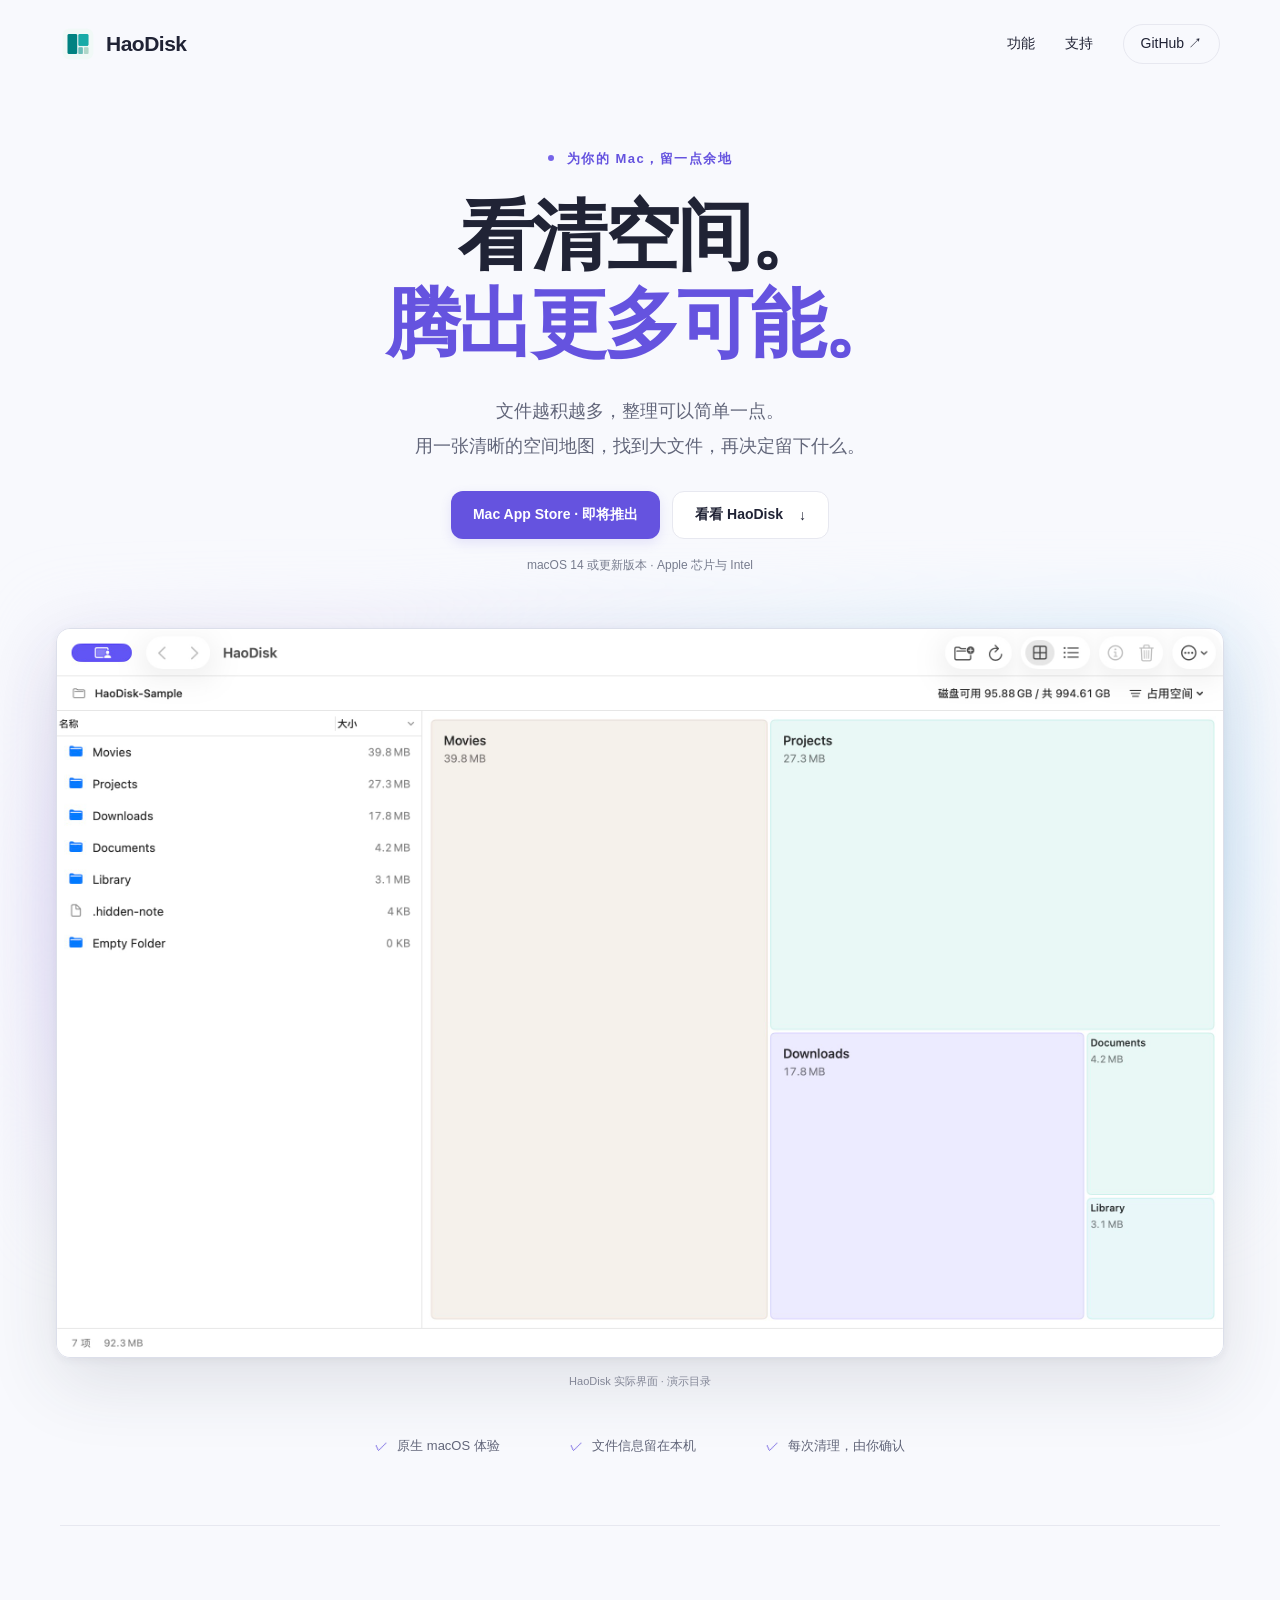
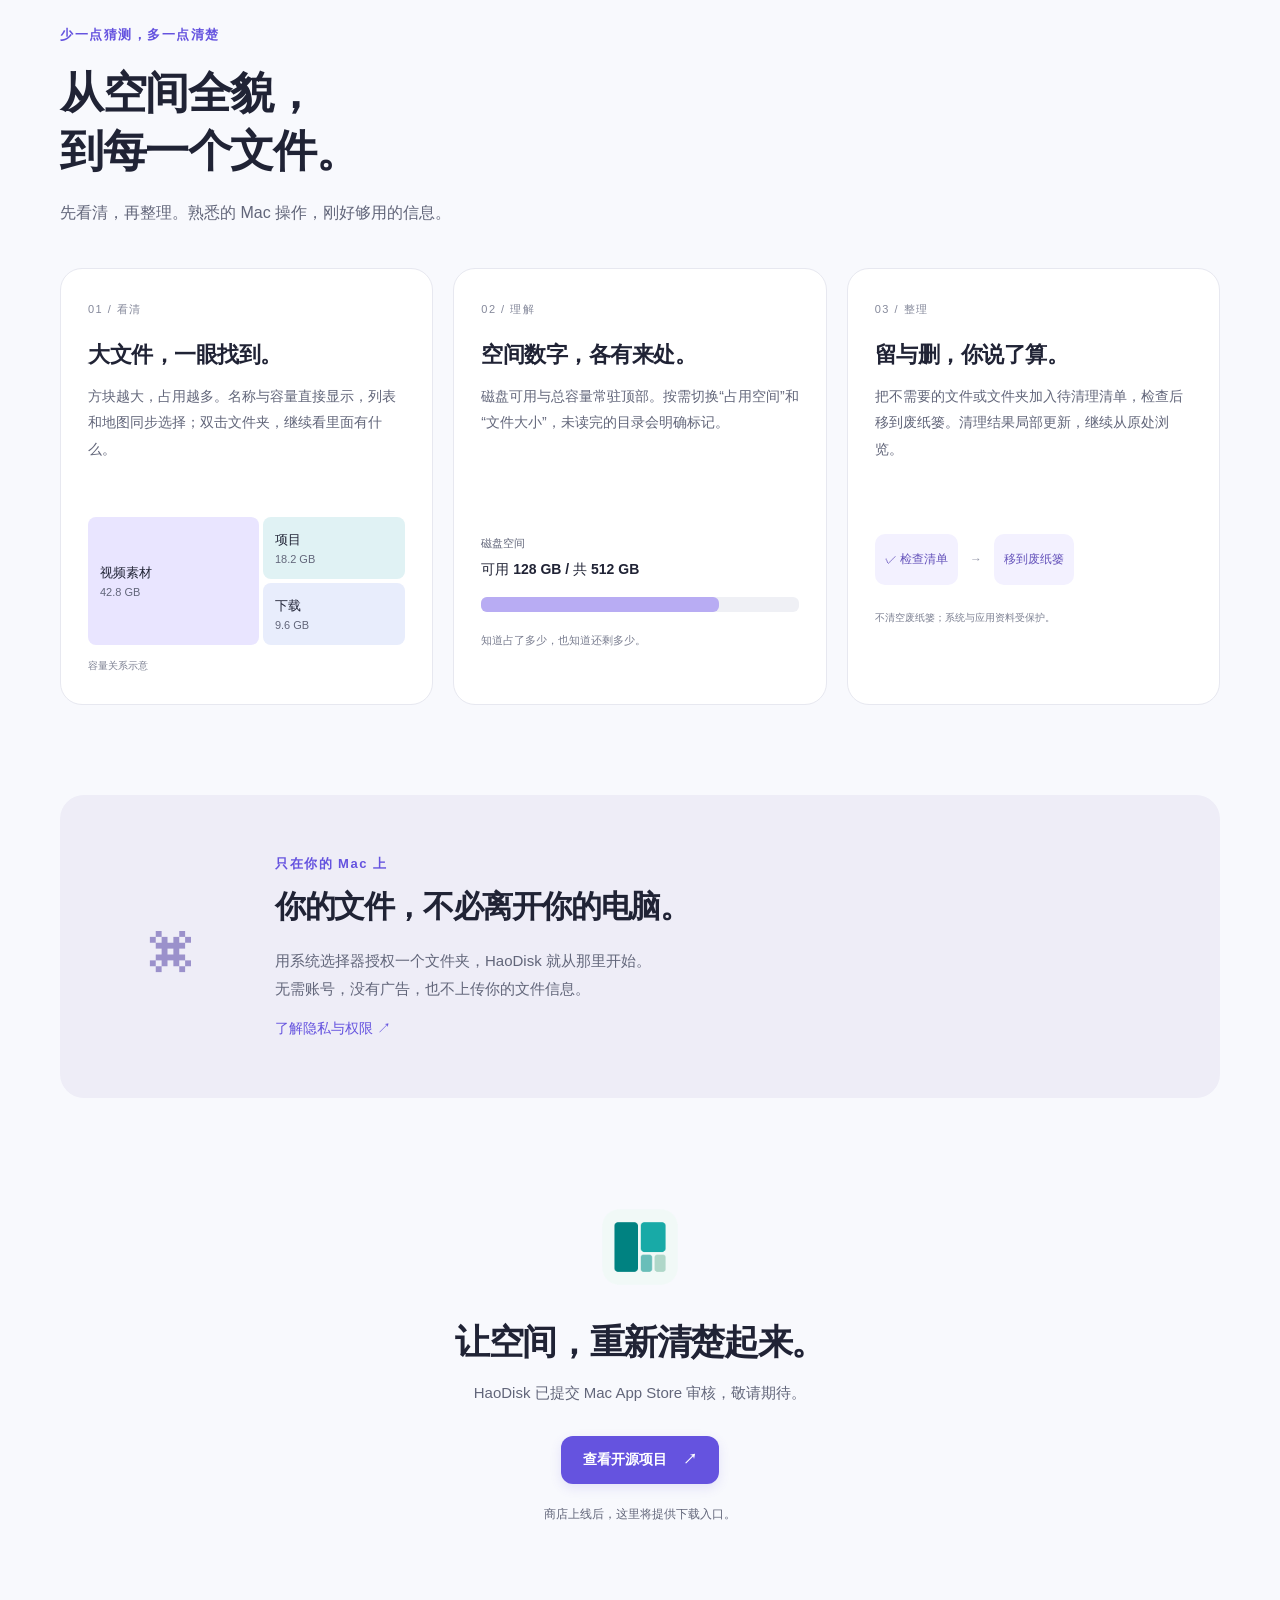
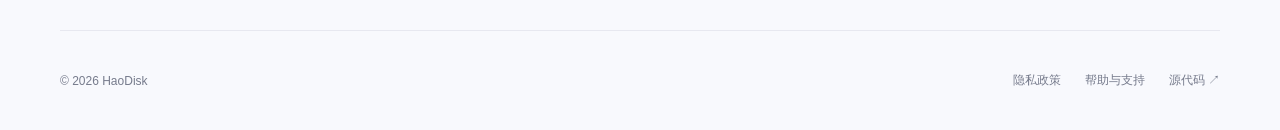
<file: index.html>
<!doctype html>
<html lang="zh-CN">
<head>
<meta charset="utf-8"><meta name="viewport" content="width=device-width,initial-scale=1">
<title>HaoDisk — 看清空间，轻松整理</title>
<meta name="description" content="专为 Mac 打造的磁盘空间分析工具。用清晰的方块图找到大文件，确认后移到废纸篓。所有分析都留在你的 Mac。">
<meta name="theme-color" content="#f8f9fd"><meta property="og:title" content="HaoDisk — 看清空间，轻松整理"><meta property="og:description" content="原生 Mac 磁盘分析与清理工具。让每一份空间都有迹可循。"><meta property="og:image" content="https://skvdhshuk-blip.github.io/HaoDisk/assets/icon.png">
<link rel="icon" href="assets/icon.png"><link rel="stylesheet" href="style.css">
</head>
<body>
<a class="skip" href="#main">跳到主要内容</a>
<header class="nav wrap"><a class="brand" href="./" aria-label="HaoDisk 首页"><img src="assets/icon.png" width="36" height="36" alt="">HaoDisk</a><nav aria-label="主导航"><a href="#features">功能</a><a href="support.html">支持</a><a href="https://github.com/skvdhshuk-blip/HaoDisk" class="nav-code">GitHub ↗</a></nav></header>
<main id="main">
<section class="hero wrap">
<p class="eyebrow"><span></span> 为你的 Mac，留一点余地</p>
<h1>看清空间。<br><span>腾出更多可能。</span></h1>
<p class="intro">文件越积越多，整理可以简单一点。<br>用一张清晰的空间地图，找到大文件，再决定留下什么。</p>
<div class="actions"><a class="button primary" href="#availability">Mac App Store · 即将推出</a><a class="button secondary" href="#preview">看看 HaoDisk <span aria-hidden="true">↓</span></a></div>
<p class="compatibility">macOS 14 或更新版本 · Apple 芯片与 Intel</p>
<figure class="product" id="preview"><img src="assets/app.jpg" width="1280" height="800" alt="HaoDisk 原生界面：左侧按大小排列文件夹，右侧方块图直接显示各文件夹容量，顶部显示磁盘可用空间与总容量" fetchpriority="high"><figcaption>HaoDisk 实际界面 · 演示目录</figcaption></figure>
</section>
<section class="principles wrap" aria-label="产品特点"><span>原生 macOS 体验</span><span>文件信息留在本机</span><span>每次清理，由你确认</span></section>
<section class="features wrap" id="features">
<div class="section-heading"><p class="eyebrow">少一点猜测，多一点清楚</p><h2>从空间全貌，<br>到每一个文件。</h2><p>先看清，再整理。熟悉的 Mac 操作，刚好够用的信息。</p></div>
<div class="feature-grid">
<article><span class="feature-number">01 / 看清</span><h3>大文件，一眼找到。</h3><p>方块越大，占用越多。名称与容量直接显示，列表和地图同步选择；双击文件夹，继续看里面有什么。</p><div class="mini-map" aria-hidden="true"><span>视频素材<small>42.8 GB</small></span><span>项目<small>18.2 GB</small></span><span>下载<small>9.6 GB</small></span></div><small class="illustration-label">容量关系示意</small></article>
<article><span class="feature-number">02 / 理解</span><h3>空间数字，各有来处。</h3><p>磁盘可用与总容量常驻顶部。按需切换“占用空间”和“文件大小”，未读完的目录会明确标记。</p><div class="capacity-demo" aria-hidden="true"><div><span>磁盘空间</span><strong>可用 128 GB / 共 512 GB</strong></div><div class="capacity-track"><span></span></div><small>知道占了多少，也知道还剩多少。</small></div></article>
<article><span class="feature-number">03 / 整理</span><h3>留与删，你说了算。</h3><p>把不需要的文件或文件夹加入待清理清单，检查后移到废纸篓。清理结果局部更新，继续从原处浏览。</p><div class="cleanup-demo" aria-hidden="true"><span>✓ 检查清单</span><i>→</i><span>移到废纸篓</span></div><small class="illustration-label">不清空废纸篓；系统与应用资料受保护。</small></article>
</div>
</section>
<section class="privacy-band wrap"><div class="privacy-symbol" aria-hidden="true">⌘</div><div><p class="eyebrow">只在你的 Mac 上</p><h2>你的文件，不必离开你的电脑。</h2><p>用系统选择器授权一个文件夹，HaoDisk 就从那里开始。<br>无需账号，没有广告，也不上传你的文件信息。</p><a class="text-link" href="privacy.html">了解隐私与权限 <span aria-hidden="true">↗</span></a></div></section>
<section class="download wrap" id="availability"><img src="assets/icon.png" width="88" height="88" alt="HaoDisk 图标" loading="lazy"><h2>让空间，重新清楚起来。</h2><p>HaoDisk 已提交 Mac App Store 审核，敬请期待。</p><a class="button primary" href="https://github.com/skvdhshuk-blip/HaoDisk">查看开源项目 <span aria-hidden="true">↗</span></a><p class="compatibility">商店上线后，这里将提供下载入口。</p></section>
</main>
<footer class="wrap"><span>© 2026 HaoDisk</span><nav aria-label="页脚导航"><a href="privacy.html">隐私政策</a><a href="support.html">帮助与支持</a><a href="https://github.com/skvdhshuk-blip/HaoDisk">源代码 ↗</a></nav></footer>
</body></html>
</file>
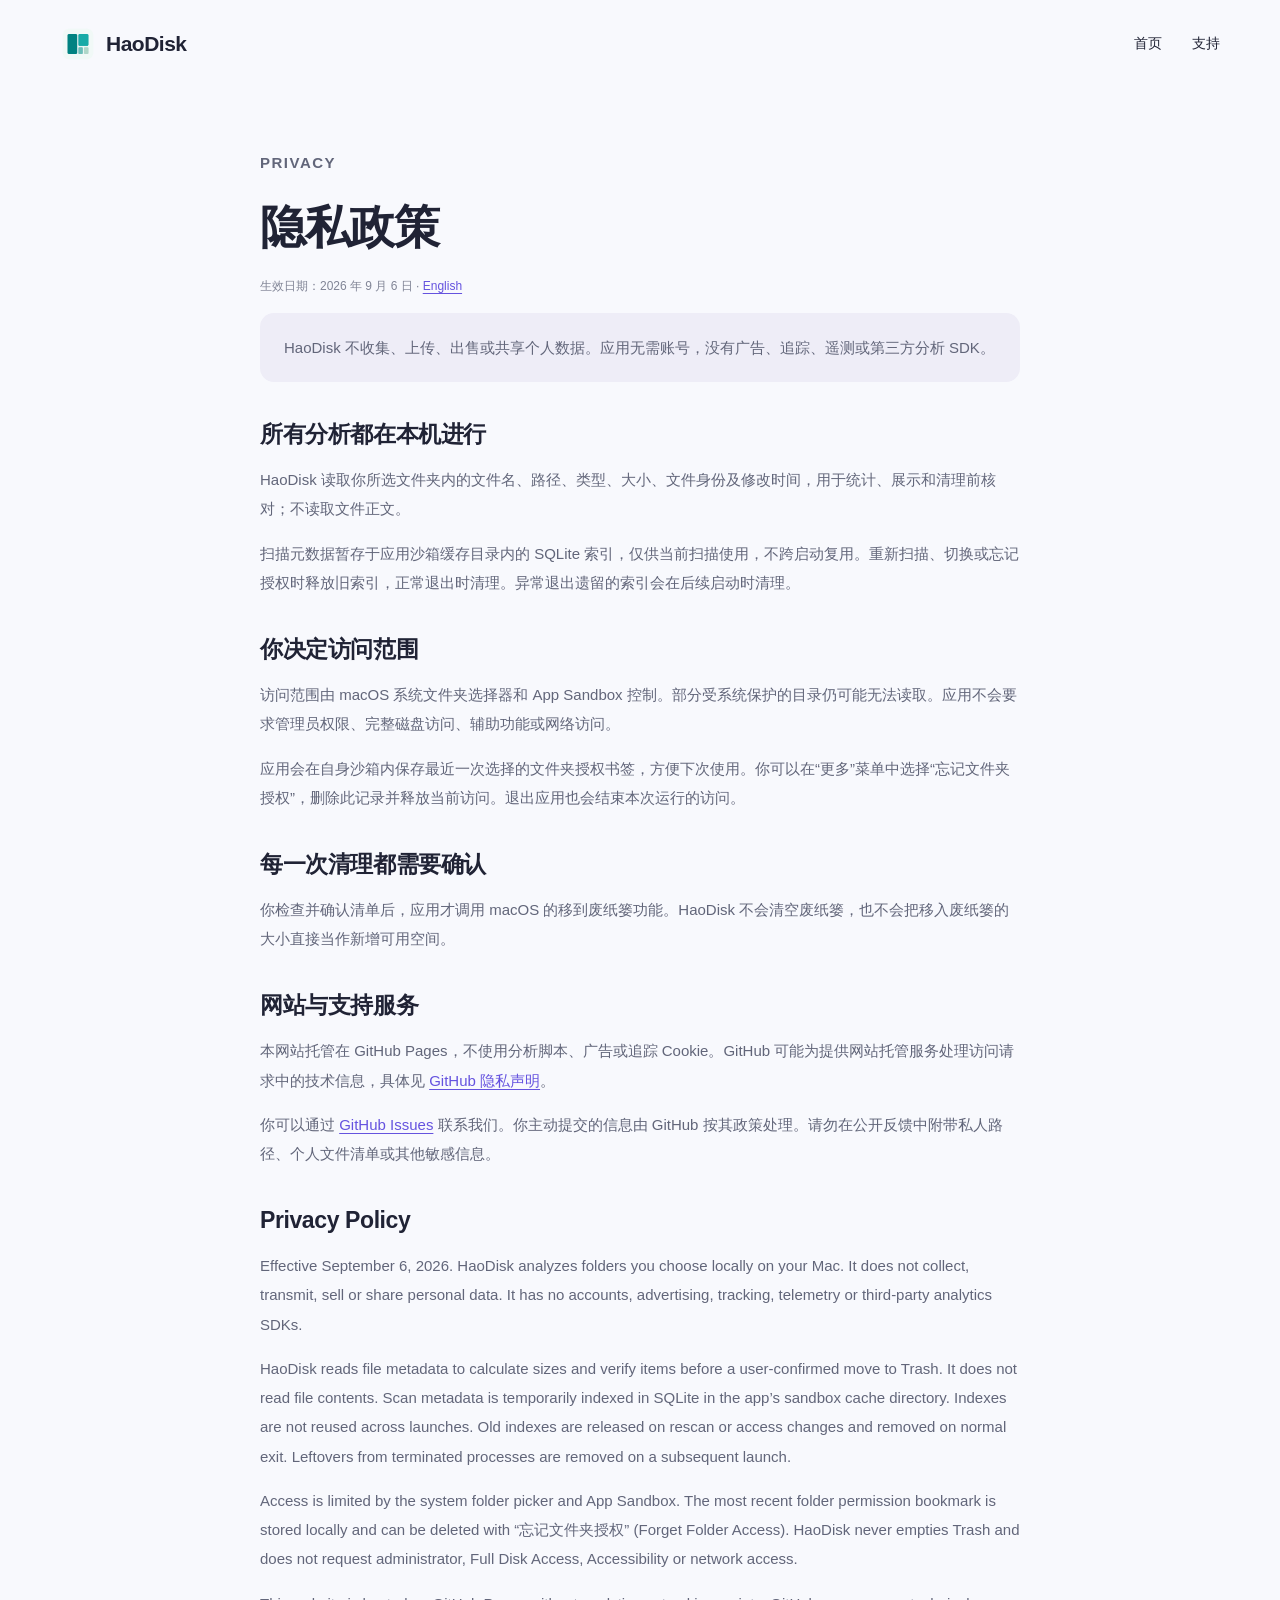
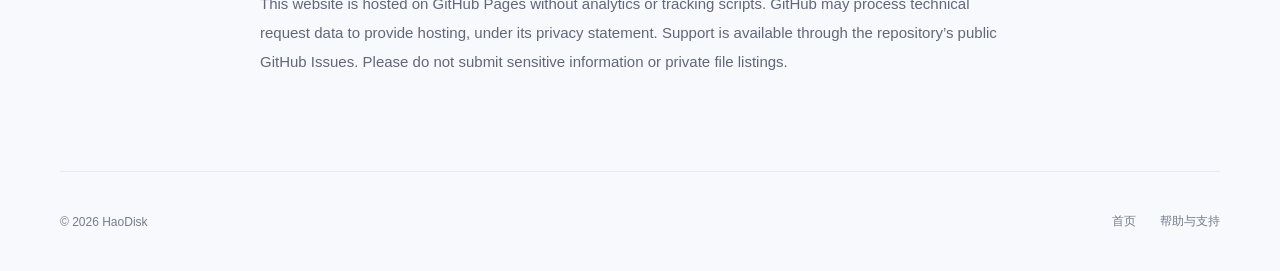
<file: privacy.html>
<!doctype html><html lang="zh-CN"><head><meta charset="utf-8"><meta name="viewport" content="width=device-width,initial-scale=1"><title>隐私政策 — HaoDisk</title><meta name="description" content="HaoDisk 隐私政策：本机处理、文件夹授权、临时扫描索引与隐私联系渠道。"><link rel="icon" href="assets/icon.png"><link rel="stylesheet" href="style.css"></head><body><header class="nav wrap"><a class="brand" href="./"><img src="assets/icon.png" width="36" height="36" alt="">HaoDisk</a><nav aria-label="主导航"><a href="./">首页</a><a href="support.html">支持</a></nav></header><main class="document wrap"><p class="eyebrow">PRIVACY</p><h1>隐私政策</h1><p class="updated">生效日期：2026 年 9 月 6 日 · <a href="#english">English</a></p><p class="note">HaoDisk 不收集、上传、出售或共享个人数据。应用无需账号，没有广告、追踪、遥测或第三方分析 SDK。</p><h2>所有分析都在本机进行</h2><p>HaoDisk 读取你所选文件夹内的文件名、路径、类型、大小、文件身份及修改时间，用于统计、展示和清理前核对；不读取文件正文。</p><p>扫描元数据暂存于应用沙箱缓存目录内的 SQLite 索引，仅供当前扫描使用，不跨启动复用。重新扫描、切换或忘记授权时释放旧索引，正常退出时清理。异常退出遗留的索引会在后续启动时清理。</p><h2>你决定访问范围</h2><p>访问范围由 macOS 系统文件夹选择器和 App Sandbox 控制。部分受系统保护的目录仍可能无法读取。应用不会要求管理员权限、完整磁盘访问、辅助功能或网络访问。</p><p>应用会在自身沙箱内保存最近一次选择的文件夹授权书签，方便下次使用。你可以在“更多”菜单中选择“忘记文件夹授权”，删除此记录并释放当前访问。退出应用也会结束本次运行的访问。</p><h2>每一次清理都需要确认</h2><p>你检查并确认清单后，应用才调用 macOS 的移到废纸篓功能。HaoDisk 不会清空废纸篓，也不会把移入废纸篓的大小直接当作新增可用空间。</p><h2>网站与支持服务</h2><p>本网站托管在 GitHub Pages，不使用分析脚本、广告或追踪 Cookie。GitHub 可能为提供网站托管服务处理访问请求中的技术信息，具体见 <a href="https://docs.github.com/en/site-policy/privacy-policies/github-general-privacy-statement">GitHub 隐私声明</a>。</p><p>你可以通过 <a href="https://github.com/skvdhshuk-blip/HaoDisk/issues">GitHub Issues</a> 联系我们。你主动提交的信息由 GitHub 按其政策处理。请勿在公开反馈中附带私人路径、个人文件清单或其他敏感信息。</p><h2 id="english" lang="en">Privacy Policy</h2><div lang="en"><p>Effective September 6, 2026. HaoDisk analyzes folders you choose locally on your Mac. It does not collect, transmit, sell or share personal data. It has no accounts, advertising, tracking, telemetry or third-party analytics SDKs.</p><p>HaoDisk reads file metadata to calculate sizes and verify items before a user-confirmed move to Trash. It does not read file contents. Scan metadata is temporarily indexed in SQLite in the app’s sandbox cache directory. Indexes are not reused across launches. Old indexes are released on rescan or access changes and removed on normal exit. Leftovers from terminated processes are removed on a subsequent launch.</p><p>Access is limited by the system folder picker and App Sandbox. The most recent folder permission bookmark is stored locally and can be deleted with “忘记文件夹授权” (Forget Folder Access). HaoDisk never empties Trash and does not request administrator, Full Disk Access, Accessibility or network access.</p><p>This website is hosted on GitHub Pages without analytics or tracking scripts. GitHub may process technical request data to provide hosting, under its privacy statement. Support is available through the repository’s public GitHub Issues. Please do not submit sensitive information or private file listings.</p></div></main><footer class="wrap"><span>© 2026 HaoDisk</span><nav aria-label="页脚导航"><a href="./">首页</a><a href="support.html">帮助与支持</a></nav></footer></body></html>
</file>
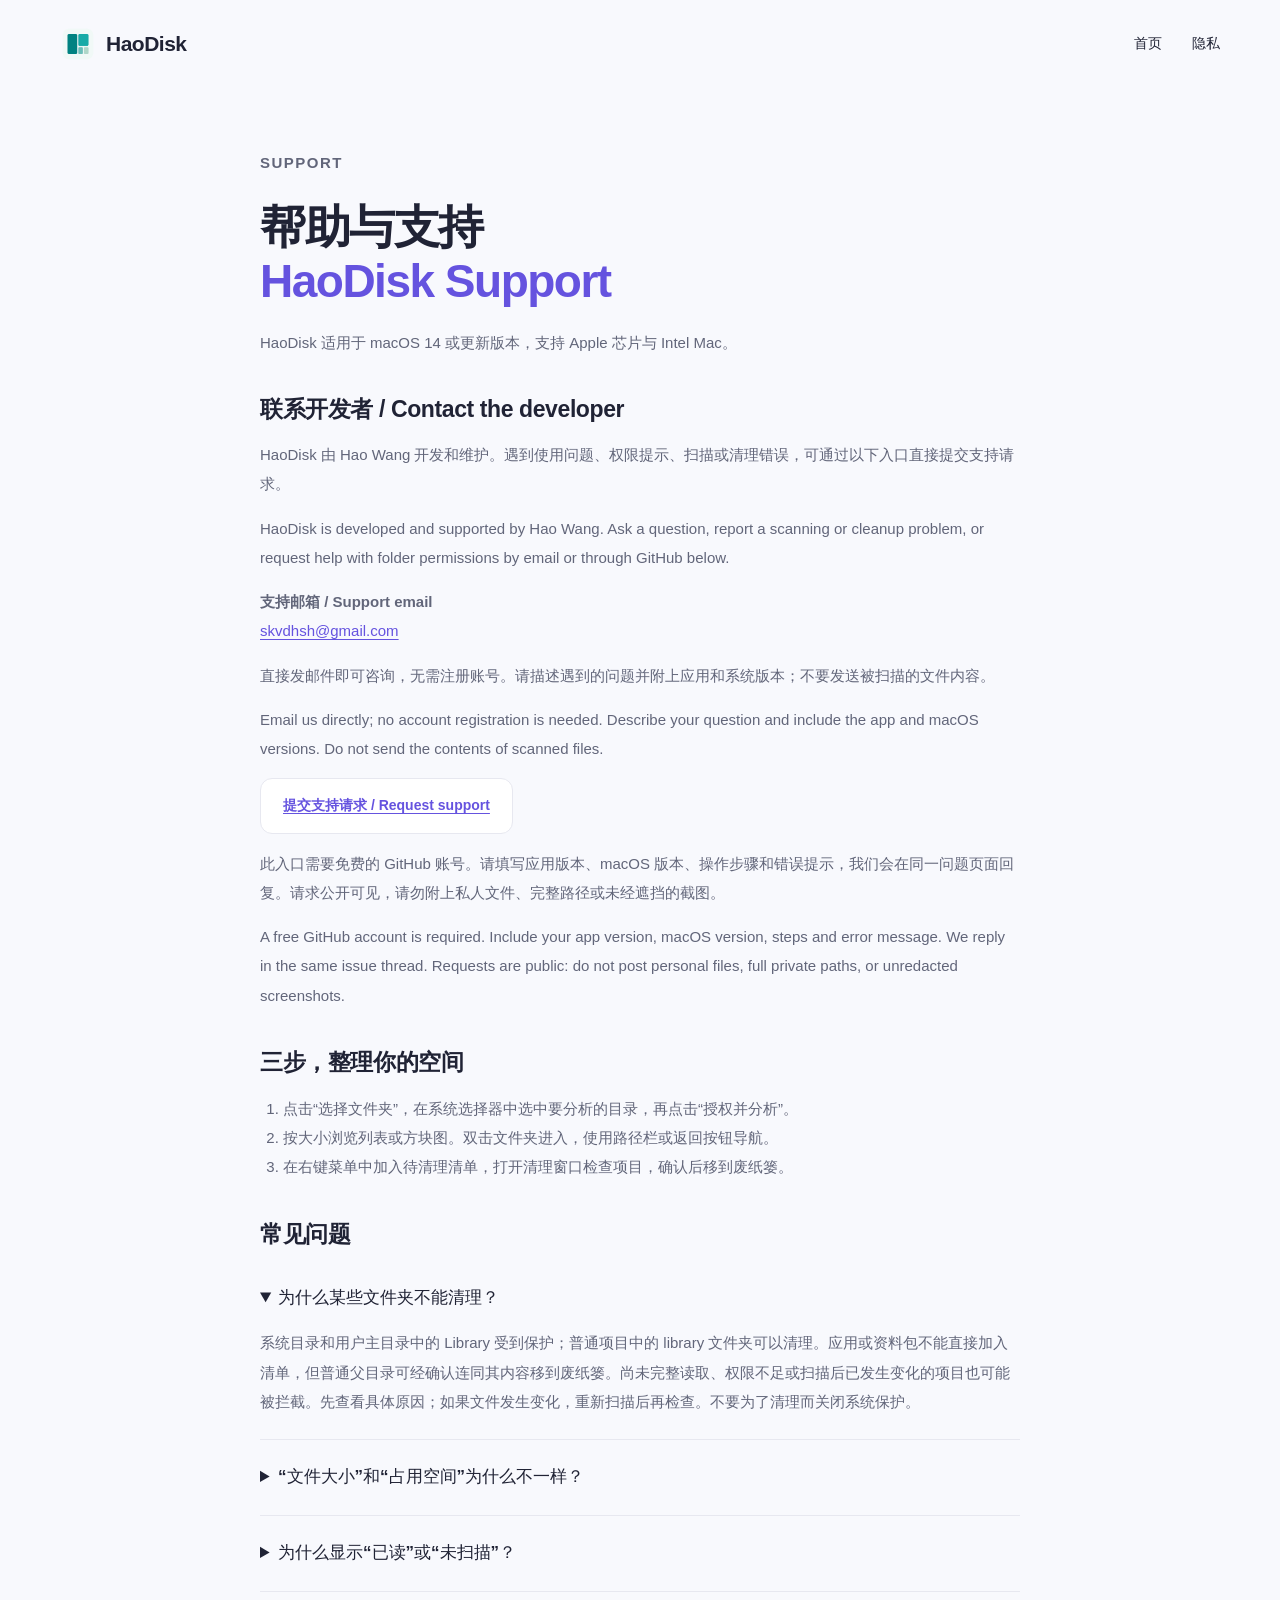
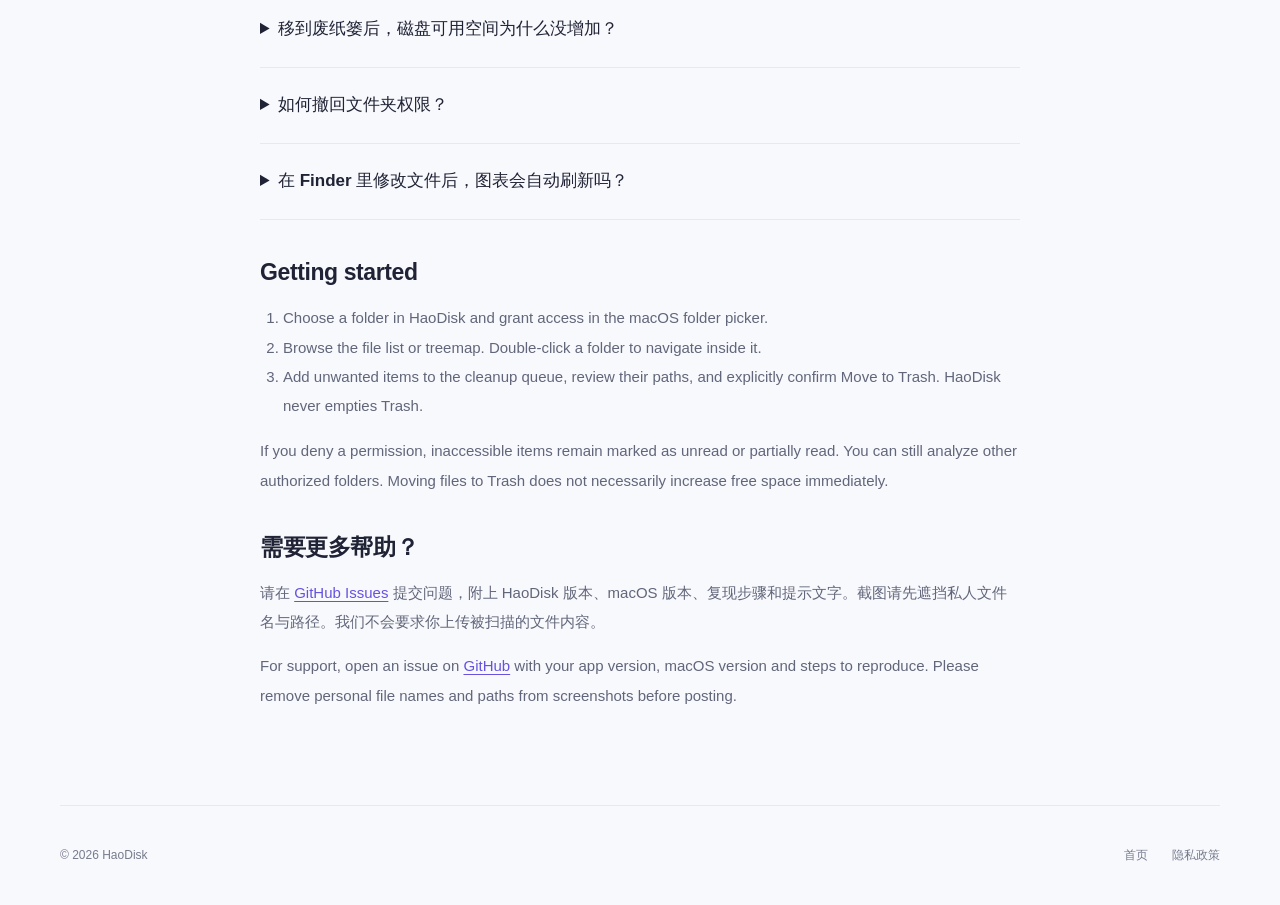
<file: support.html>
<!doctype html><html lang="zh-CN"><head><meta charset="utf-8"><meta name="viewport" content="width=device-width,initial-scale=1"><title>HaoDisk Support · 帮助与支持</title><meta name="description" content="了解 HaoDisk 如何授权文件夹、分析磁盘空间和安全清理，以及获取产品支持。"><link rel="icon" href="assets/icon.png"><link rel="stylesheet" href="style.css"></head><body><header class="nav wrap"><a class="brand" href="./"><img src="assets/icon.png" width="36" height="36" alt="">HaoDisk</a><nav aria-label="主导航"><a href="./">首页</a><a href="privacy.html">隐私</a></nav></header><main class="document wrap"><p class="eyebrow">SUPPORT</p><h1>帮助与支持<br><span lang="en">HaoDisk Support</span></h1><p>HaoDisk 适用于 macOS 14 或更新版本，支持 Apple 芯片与 Intel Mac。</p><section aria-labelledby="contact-support"><h2 id="contact-support">联系开发者 / Contact the developer</h2><p>HaoDisk 由 Hao Wang 开发和维护。遇到使用问题、权限提示、扫描或清理错误，可通过以下入口直接提交支持请求。</p><p lang="en">HaoDisk is developed and supported by Hao Wang. Ask a question, report a scanning or cleanup problem, or request help with folder permissions by email or through GitHub below.</p><p><strong>支持邮箱 / Support email</strong><br><a href="mailto:skvdhsh@gmail.com?subject=HaoDisk%20Support">skvdhsh@gmail.com</a></p><p>直接发邮件即可咨询，无需注册账号。请描述遇到的问题并附上应用和系统版本；不要发送被扫描的文件内容。</p><p lang="en">Email us directly; no account registration is needed. Describe your question and include the app and macOS versions. Do not send the contents of scanned files.</p><p><a class="button secondary" href="https://github.com/skvdhshuk-blip/HaoDisk/issues/new?title=Support%20request">提交支持请求 / Request support</a></p><p>此入口需要免费的 GitHub 账号。请填写应用版本、macOS 版本、操作步骤和错误提示，我们会在同一问题页面回复。请求公开可见，请勿附上私人文件、完整路径或未经遮挡的截图。</p><p lang="en">A free GitHub account is required. Include your app version, macOS version, steps and error message. We reply in the same issue thread. Requests are public: do not post personal files, full private paths, or unredacted screenshots.</p></section><h2>三步，整理你的空间</h2><ol><li>点击“选择文件夹”，在系统选择器中选中要分析的目录，再点击“授权并分析”。</li><li>按大小浏览列表或方块图。双击文件夹进入，使用路径栏或返回按钮导航。</li><li>在右键菜单中加入待清理清单，打开清理窗口检查项目，确认后移到废纸篓。</li></ol><h2>常见问题</h2><details open><summary>为什么某些文件夹不能清理？</summary><p>系统目录和用户主目录中的 Library 受到保护；普通项目中的 library 文件夹可以清理。应用或资料包不能直接加入清单，但普通父目录可经确认连同其内容移到废纸篓。尚未完整读取、权限不足或扫描后已发生变化的项目也可能被拦截。先查看具体原因；如果文件发生变化，重新扫描后再检查。不要为了清理而关闭系统保护。</p></details><details><summary>“文件大小”和“占用空间”为什么不一样？</summary><p>文件大小是文件的逻辑长度，占用空间是系统报告的磁盘分配量。稀疏文件、压缩文件和硬链接会使两者不同。HaoDisk 对扫描范围内的硬链接只计量一次；APFS 共享块等因素也可能使统计与实际可释放空间不同。</p></details><details><summary>为什么显示“已读”或“未扫描”？</summary><p>这表示当前大小不是完整结果。扫描被取消、目录无法读取或索引写入失败时，应用会保留已读结果并标明状态。请检查提示，必要时重新授权或手动重新扫描。</p></details><details><summary>移到废纸篓后，磁盘可用空间为什么没增加？</summary><p>文件在废纸篓中仍可能占用磁盘空间。HaoDisk 显示的是系统实际报告的可用空间，不会把清理项目的大小直接加到可用空间上。HaoDisk 不会清空废纸篓。</p></details><details><summary>如何撤回文件夹权限？</summary><p>打开工具栏“更多”菜单，选择“忘记文件夹授权”。应用会删除保存的授权书签并释放当前访问。</p></details><details><summary>在 Finder 里修改文件后，图表会自动刷新吗？</summary><p>应用会局部更新自身清理操作的结果。你通过其他应用新增、修改或删除文件后，请点击“重新扫描”更新分析。</p></details><h2 lang="en">Getting started</h2><ol lang="en"><li>Choose a folder in HaoDisk and grant access in the macOS folder picker.</li><li>Browse the file list or treemap. Double-click a folder to navigate inside it.</li><li>Add unwanted items to the cleanup queue, review their paths, and explicitly confirm Move to Trash. HaoDisk never empties Trash.</li></ol><p lang="en">If you deny a permission, inaccessible items remain marked as unread or partially read. You can still analyze other authorized folders. Moving files to Trash does not necessarily increase free space immediately.</p><h2>需要更多帮助？</h2><p>请在 <a href="https://github.com/skvdhshuk-blip/HaoDisk/issues">GitHub Issues</a> 提交问题，附上 HaoDisk 版本、macOS 版本、复现步骤和提示文字。截图请先遮挡私人文件名与路径。我们不会要求你上传被扫描的文件内容。</p><p lang="en">For support, open an issue on <a href="https://github.com/skvdhshuk-blip/HaoDisk/issues">GitHub</a> with your app version, macOS version and steps to reproduce. Please remove personal file names and paths from screenshots before posting.</p></main><footer class="wrap"><span>© 2026 HaoDisk</span><nav aria-label="页脚导航"><a href="./">首页</a><a href="privacy.html">隐私政策</a></nav></footer></body></html>
</file>
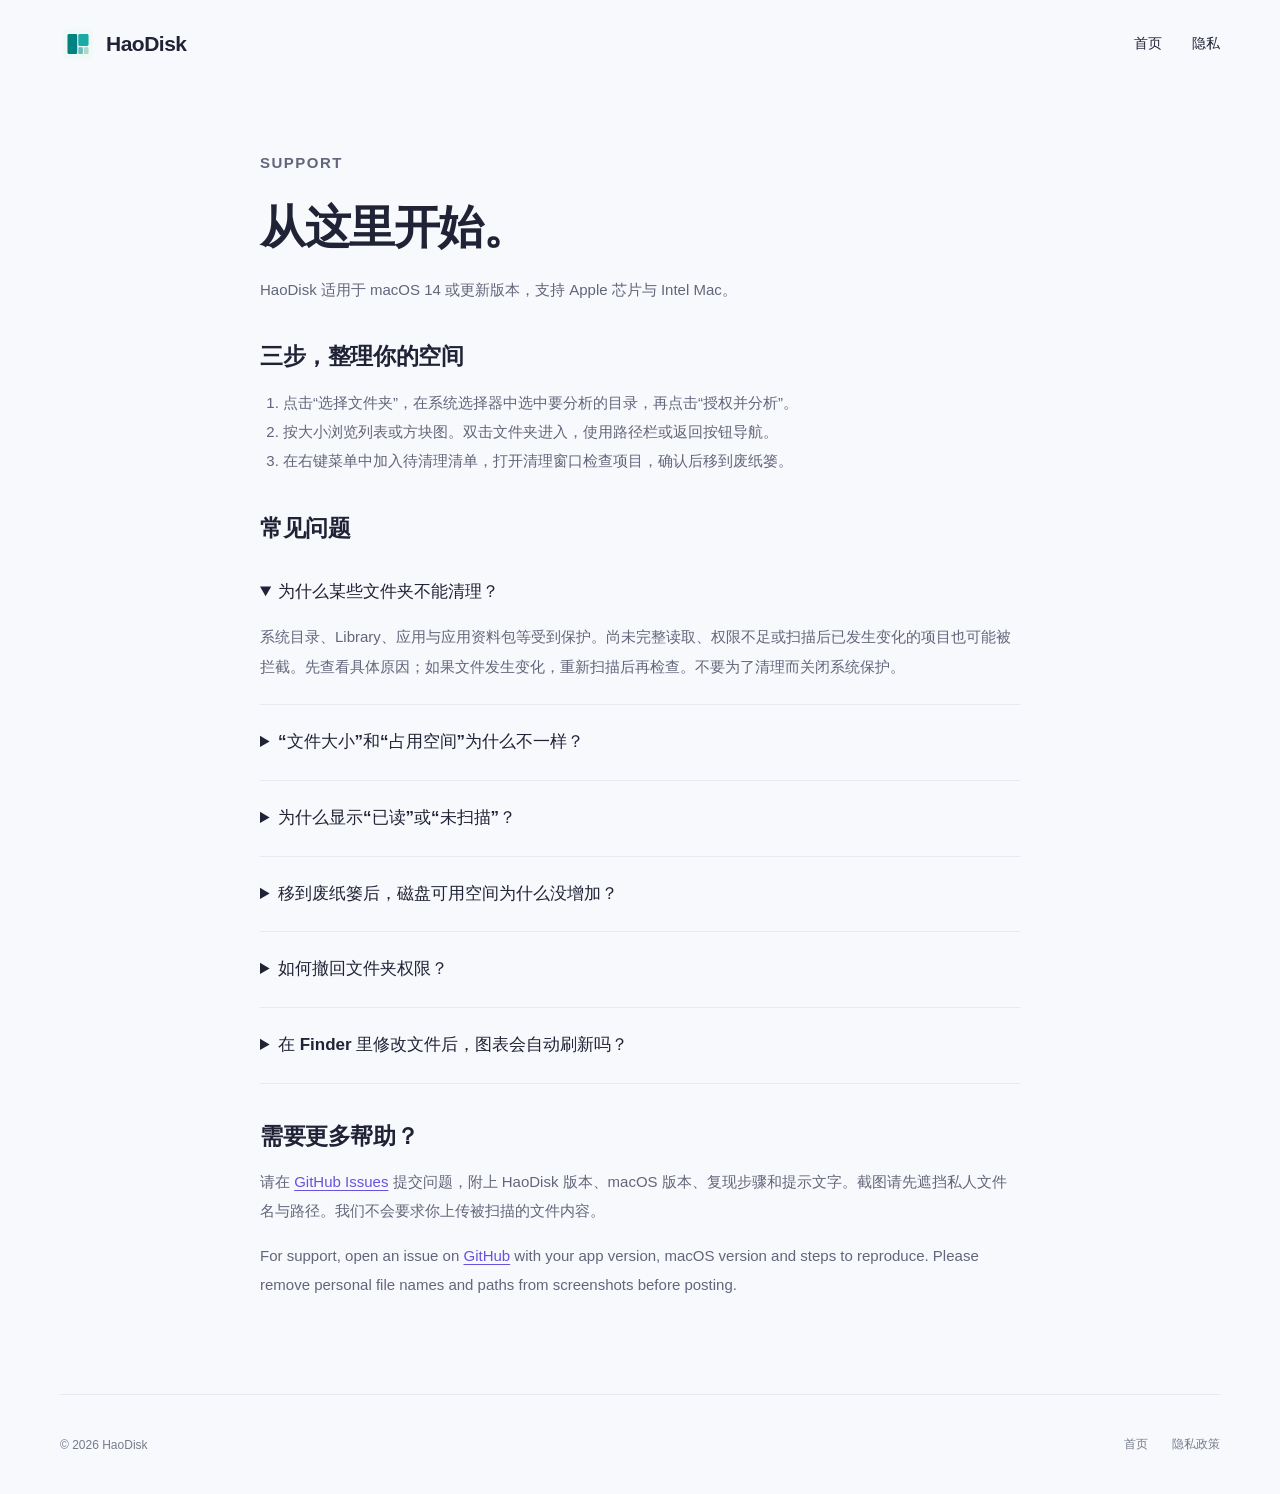
<file: site/support.html>
<!doctype html><html lang="zh-CN"><head><meta charset="utf-8"><meta name="viewport" content="width=device-width,initial-scale=1"><title>帮助与支持 — HaoDisk</title><meta name="description" content="了解 HaoDisk 如何授权文件夹、分析磁盘空间和安全清理，以及获取产品支持。"><link rel="icon" href="assets/icon.png"><link rel="stylesheet" href="style.css"></head><body><header class="nav wrap"><a class="brand" href="./"><img src="assets/icon.png" width="36" height="36" alt="">HaoDisk</a><nav aria-label="主导航"><a href="./">首页</a><a href="privacy.html">隐私</a></nav></header><main class="document wrap"><p class="eyebrow">SUPPORT</p><h1>从这里开始。</h1><p>HaoDisk 适用于 macOS 14 或更新版本，支持 Apple 芯片与 Intel Mac。</p><h2>三步，整理你的空间</h2><ol><li>点击“选择文件夹”，在系统选择器中选中要分析的目录，再点击“授权并分析”。</li><li>按大小浏览列表或方块图。双击文件夹进入，使用路径栏或返回按钮导航。</li><li>在右键菜单中加入待清理清单，打开清理窗口检查项目，确认后移到废纸篓。</li></ol><h2>常见问题</h2><details open><summary>为什么某些文件夹不能清理？</summary><p>系统目录、Library、应用与应用资料包等受到保护。尚未完整读取、权限不足或扫描后已发生变化的项目也可能被拦截。先查看具体原因；如果文件发生变化，重新扫描后再检查。不要为了清理而关闭系统保护。</p></details><details><summary>“文件大小”和“占用空间”为什么不一样？</summary><p>文件大小是文件的逻辑长度，占用空间是系统报告的磁盘分配量。稀疏文件、压缩文件和硬链接会使两者不同。HaoDisk 对扫描范围内的硬链接只计量一次；APFS 共享块等因素也可能使统计与实际可释放空间不同。</p></details><details><summary>为什么显示“已读”或“未扫描”？</summary><p>这表示当前大小不是完整结果。扫描被取消、目录无法读取或索引写入失败时，应用会保留已读结果并标明状态。请检查提示，必要时重新授权或手动重新扫描。</p></details><details><summary>移到废纸篓后，磁盘可用空间为什么没增加？</summary><p>文件在废纸篓中仍可能占用磁盘空间。HaoDisk 显示的是系统实际报告的可用空间，不会把清理项目的大小直接加到可用空间上。HaoDisk 不会清空废纸篓。</p></details><details><summary>如何撤回文件夹权限？</summary><p>打开工具栏“更多”菜单，选择“忘记文件夹授权”。应用会删除保存的授权书签并释放当前访问。</p></details><details><summary>在 Finder 里修改文件后，图表会自动刷新吗？</summary><p>应用会局部更新自身清理操作的结果。你通过其他应用新增、修改或删除文件后，请点击“重新扫描”更新分析。</p></details><h2>需要更多帮助？</h2><p>请在 <a href="https://github.com/skvdhshuk-blip/HaoDisk/issues">GitHub Issues</a> 提交问题，附上 HaoDisk 版本、macOS 版本、复现步骤和提示文字。截图请先遮挡私人文件名与路径。我们不会要求你上传被扫描的文件内容。</p><p lang="en">For support, open an issue on <a href="https://github.com/skvdhshuk-blip/HaoDisk/issues">GitHub</a> with your app version, macOS version and steps to reproduce. Please remove personal file names and paths from screenshots before posting.</p></main><footer class="wrap"><span>© 2026 HaoDisk</span><nav aria-label="页脚导航"><a href="./">首页</a><a href="privacy.html">隐私政策</a></nav></footer></body></html>
</file>
<file: style.css>
:root{color-scheme:light;--ink:#202335;--muted:#62667a;--purple:#6553df;--line:#e7e8f0;--surface:#f8f9fd}*{box-sizing:border-box}html{scroll-behavior:smooth;scroll-padding-top:30px}body{margin:0;background:var(--surface);color:var(--ink);font-family:-apple-system,BlinkMacSystemFont,"Segoe UI","PingFang SC","Microsoft YaHei",sans-serif;-webkit-font-smoothing:antialiased}a{color:inherit;text-decoration:none}a:focus-visible,summary:focus-visible{outline:3px solid var(--purple);outline-offset:5px}a:hover{text-decoration:underline;text-underline-offset:5px}.wrap{width:min(1160px,calc(100% - 56px));margin-inline:auto}.nav{height:88px;display:flex;align-items:center;justify-content:space-between}.brand{font-size:21px;letter-spacing:-.5px;font-weight:700;display:flex;gap:10px;align-items:center}.brand img{border-radius:9px}nav{display:flex;align-items:center;gap:30px;font-size:14px;font-weight:500}.nav-code{padding:10px 17px;border:1px solid var(--line);border-radius:99px}.hero{text-align:center;padding-top:62px}.eyebrow{font-size:13px;font-weight:600;letter-spacing:1.5px;color:var(--purple);margin:0 0 24px}.eyebrow span{display:inline-block;width:6px;height:6px;border-radius:50%;background:#7664e9;margin:0 8px 2px 0}h1{font-size:clamp(46px,6vw,76px);font-weight:650;letter-spacing:-3px;line-height:1.16;margin:0}h1 span{color:var(--purple)}.intro{font-size:18px;line-height:1.9;color:var(--muted);margin:26px 0}.actions{display:flex;justify-content:center;gap:12px;margin-top:28px}.button{display:inline-flex;min-height:48px;align-items:center;justify-content:center;gap:16px;padding:13px 22px;border-radius:12px;font-size:14px;font-weight:600;transition:transform 140ms cubic-bezier(.23,1,.32,1),background-color 140ms ease}.button:active{transform:scale(.97)}.button:hover{text-decoration:none}.primary{background:var(--purple);color:white;box-shadow:0 4px 12px #6553df24}.secondary{background:white;border:1px solid var(--line)}.compatibility{font-size:12px;color:#777c8e;margin-top:18px}.product{margin:54px -4px 0;position:relative;scroll-margin-top:30px}.product:before{content:"";position:absolute;inset:-30px -25px 10%;background:radial-gradient(ellipse at 25% 45%,#e4dcff 0,transparent 65%),radial-gradient(ellipse at 90% 35%,#d8eeff 0,transparent 60%);z-index:-1;filter:blur(30px)}.product img{display:block;width:100%;height:auto;border-radius:14px;border:1px solid #dcdfea;box-shadow:0 25px 70px #30374a20,0 2px 8px #30374a10}.product figcaption{font-size:11px;color:#838797;margin-top:16px}.principles{display:flex;justify-content:center;gap:70px;padding:48px 0 70px;color:var(--muted);font-size:13px;border-bottom:1px solid var(--line)}.principles span:before{content:"✓";margin-right:9px;color:var(--purple)}.features{padding-top:100px}.section-heading{position:relative}.section-heading .eyebrow{margin-bottom:20px}h2{font-size:clamp(30px,3.5vw,44px);letter-spacing:-1.4px;line-height:1.3;font-weight:620;margin:0 0 20px}.section-heading>p:last-child{color:var(--muted);font-size:16px;line-height:1.8}.feature-grid{display:grid;grid-template-columns:repeat(3,minmax(0,1fr));gap:20px;margin-top:40px}.feature-grid article{background:white;border:1px solid var(--line);border-radius:22px;padding:30px 27px;overflow:hidden}.feature-number{font-size:11px;letter-spacing:1.5px;color:#85899b}h3{font-size:22px;letter-spacing:-.5px;margin:23px 0 13px}.feature-grid p{font-size:14px;line-height:1.9;color:var(--muted);margin:0;min-height:108px}.mini-map{height:128px;display:grid;grid-template-columns:1.2fr 1fr;grid-template-rows:1fr 1fr;gap:4px;margin-top:26px}.mini-map span{border-radius:8px;background:#e9e5ff;padding:12px;font-size:13px;display:flex;flex-direction:column;justify-content:center}.mini-map span:first-child{grid-row:span 2}.mini-map span:nth-child(2){background:#e0f2f4}.mini-map span:nth-child(3){background:#e8edfc}.mini-map small{display:block;font-size:11px;color:var(--muted);margin-top:4px}.illustration-label{font-size:10px;color:#7b7f91;display:block;margin-top:12px;line-height:1.7}.capacity-demo{margin-top:45px}.capacity-demo>div:first-child{display:flex;flex-direction:column;gap:10px;font-size:11px;color:var(--muted)}.capacity-demo strong{font-size:14px;color:var(--ink);font-weight:550}.capacity-track{height:15px;border-radius:6px;background:#eff0f5;margin:18px 0}.capacity-track span{display:block;width:75%;height:100%;border-radius:6px;background:#b8acf3}.capacity-demo small{font-size:11px;color:#7b7f91}.cleanup-demo{margin:43px 0 24px;display:flex;gap:12px;align-items:center;font-size:12px}.cleanup-demo span{padding:17px 10px;border-radius:10px;background:#f3f1ff;color:#6553bb;white-space:nowrap}.cleanup-demo i{font-style:normal;color:#979aac}.privacy-band{margin-top:90px;padding:60px 50px;border-radius:24px;background:#eeedf7;display:flex;align-items:center;gap:50px}.privacy-symbol{font-size:94px;font-weight:300;line-height:1;color:#9b91cb;min-width:115px;text-align:center}.privacy-band .eyebrow{margin-bottom:14px}.privacy-band h2{font-size:31px}.privacy-band p:not(.eyebrow){font-size:15px;color:var(--muted);line-height:1.9}.text-link{color:var(--purple);font-size:14px}.download{padding:105px 0 95px;text-align:center}.download img{border-radius:22px;margin-bottom:24px}.download h2{font-size:35px}.download>p{color:var(--muted);font-size:15px}.download .button{margin:18px 0 4px}.download .compatibility{font-size:12px}footer{border-top:1px solid var(--line);min-height:100px;display:flex;align-items:center;justify-content:space-between;color:#767b8c;font-size:12px}footer nav{font-size:12px;gap:24px}.skip{position:absolute;top:-70px;left:20px;background:white;z-index:5;padding:15px}.skip:focus{top:15px}.document{max-width:760px;padding:60px 0 80px;min-height:70vh}.document h1{font-size:46px;letter-spacing:-1.5px;margin-bottom:20px}.document h2{font-size:23px;margin:38px 0 12px;letter-spacing:-.4px}.document p,.document li{font-size:15px;line-height:1.95;color:var(--muted)}.document a{color:var(--purple);text-decoration:underline;text-underline-offset:3px}.document ul,.document ol{padding-left:23px}.document details{border-bottom:1px solid var(--line);padding:23px 0}.document summary{cursor:pointer;font-size:17px;font-weight:550;line-height:1.7}.document details p{margin-bottom:0}.updated{font-size:12px!important;color:#818596!important}.note{background:#eeedf7;padding:20px 24px;border-radius:14px}
@media(hover:hover) and (pointer:fine){.primary:hover{background:#5644ce}.secondary:hover{background:#f4f3fd}}
@media(max-width:900px){.feature-grid{grid-template-columns:1fr}.feature-grid p{min-height:0}.feature-grid article{padding:30px}.mini-map{max-width:440px}.capacity-demo{max-width:440px;margin-top:25px}.cleanup-demo{margin-top:25px}.privacy-band{gap:30px;padding:40px 30px}.privacy-symbol{min-width:75px;font-size:70px}.principles{gap:25px}.feature-grid{gap:16px}}
@media(max-width:600px){.wrap{width:calc(100% - 36px)}.nav{height:74px}nav{gap:18px;font-size:12px}.nav-code{display:none}.hero{padding-top:46px}h1{letter-spacing:-1.5px;font-size:47px}.intro{font-size:15px;margin-top:22px}.actions{flex-direction:column;align-items:center}.actions .button{width:260px}.product{margin-top:38px}.product img{border-radius:8px}.product:before{inset:0}.principles{flex-wrap:wrap;gap:16px 22px;padding:35px 0 45px;font-size:11px}.features{padding-top:58px}.section-heading>p:last-child{font-size:14px}.privacy-band{margin-top:45px;display:block;padding:32px 25px}.privacy-symbol{display:none}.privacy-band h2{font-size:26px}.privacy-band p:not(.eyebrow){font-size:14px}.download{padding:70px 0}.download h2{font-size:28px}footer{padding:28px 0;display:block}footer nav{margin-top:20px;gap:20px}.document{padding-top:35px}.document h1{font-size:36px}.eyebrow{font-size:11px;letter-spacing:1px}}
@media(prefers-reduced-motion:reduce){html{scroll-behavior:auto}.button{transition:none}.button:active{transform:none}}
</file>
<file: site/style.css>
:root{color-scheme:light;--ink:#202335;--muted:#62667a;--purple:#6553df;--line:#e7e8f0;--surface:#f8f9fd}*{box-sizing:border-box}html{scroll-behavior:smooth;scroll-padding-top:30px}body{margin:0;background:var(--surface);color:var(--ink);font-family:-apple-system,BlinkMacSystemFont,"Segoe UI","PingFang SC","Microsoft YaHei",sans-serif;-webkit-font-smoothing:antialiased}a{color:inherit;text-decoration:none}a:focus-visible,summary:focus-visible{outline:3px solid var(--purple);outline-offset:5px}a:hover{text-decoration:underline;text-underline-offset:5px}.wrap{width:min(1160px,calc(100% - 56px));margin-inline:auto}.nav{height:88px;display:flex;align-items:center;justify-content:space-between}.brand{font-size:21px;letter-spacing:-.5px;font-weight:700;display:flex;gap:10px;align-items:center}.brand img{border-radius:9px}nav{display:flex;align-items:center;gap:30px;font-size:14px;font-weight:500}.nav-code{padding:10px 17px;border:1px solid var(--line);border-radius:99px}.hero{text-align:center;padding-top:62px}.eyebrow{font-size:13px;font-weight:600;letter-spacing:1.5px;color:var(--purple);margin:0 0 24px}.eyebrow span{display:inline-block;width:6px;height:6px;border-radius:50%;background:#7664e9;margin:0 8px 2px 0}h1{font-size:clamp(46px,6vw,76px);font-weight:650;letter-spacing:-3px;line-height:1.16;margin:0}h1 span{color:var(--purple)}.intro{font-size:18px;line-height:1.9;color:var(--muted);margin:26px 0}.actions{display:flex;justify-content:center;gap:12px;margin-top:28px}.button{display:inline-flex;min-height:48px;align-items:center;justify-content:center;gap:16px;padding:13px 22px;border-radius:12px;font-size:14px;font-weight:600;transition:transform 140ms cubic-bezier(.23,1,.32,1),background-color 140ms ease}.button:active{transform:scale(.97)}.button:hover{text-decoration:none}.primary{background:var(--purple);color:white;box-shadow:0 4px 12px #6553df24}.secondary{background:white;border:1px solid var(--line)}.compatibility{font-size:12px;color:#777c8e;margin-top:18px}.product{margin:54px -4px 0;position:relative;scroll-margin-top:30px}.product:before{content:"";position:absolute;inset:-30px -25px 10%;background:radial-gradient(ellipse at 25% 45%,#e4dcff 0,transparent 65%),radial-gradient(ellipse at 90% 35%,#d8eeff 0,transparent 60%);z-index:-1;filter:blur(30px)}.product img{display:block;width:100%;height:auto;border-radius:14px;border:1px solid #dcdfea;box-shadow:0 25px 70px #30374a20,0 2px 8px #30374a10}.product figcaption{font-size:11px;color:#838797;margin-top:16px}.principles{display:flex;justify-content:center;gap:70px;padding:48px 0 70px;color:var(--muted);font-size:13px;border-bottom:1px solid var(--line)}.principles span:before{content:"✓";margin-right:9px;color:var(--purple)}.features{padding-top:100px}.section-heading{position:relative}.section-heading .eyebrow{margin-bottom:20px}h2{font-size:clamp(30px,3.5vw,44px);letter-spacing:-1.4px;line-height:1.3;font-weight:620;margin:0 0 20px}.section-heading>p:last-child{color:var(--muted);font-size:16px;line-height:1.8}.feature-grid{display:grid;grid-template-columns:repeat(3,minmax(0,1fr));gap:20px;margin-top:40px}.feature-grid article{background:white;border:1px solid var(--line);border-radius:22px;padding:30px 27px;overflow:hidden}.feature-number{font-size:11px;letter-spacing:1.5px;color:#85899b}h3{font-size:22px;letter-spacing:-.5px;margin:23px 0 13px}.feature-grid p{font-size:14px;line-height:1.9;color:var(--muted);margin:0;min-height:108px}.mini-map{height:128px;display:grid;grid-template-columns:1.2fr 1fr;grid-template-rows:1fr 1fr;gap:4px;margin-top:26px}.mini-map span{border-radius:8px;background:#e9e5ff;padding:12px;font-size:13px;display:flex;flex-direction:column;justify-content:center}.mini-map span:first-child{grid-row:span 2}.mini-map span:nth-child(2){background:#e0f2f4}.mini-map span:nth-child(3){background:#e8edfc}.mini-map small{display:block;font-size:11px;color:var(--muted);margin-top:4px}.illustration-label{font-size:10px;color:#7b7f91;display:block;margin-top:12px;line-height:1.7}.capacity-demo{margin-top:45px}.capacity-demo>div:first-child{display:flex;flex-direction:column;gap:10px;font-size:11px;color:var(--muted)}.capacity-demo strong{font-size:14px;color:var(--ink);font-weight:550}.capacity-track{height:15px;border-radius:6px;background:#eff0f5;margin:18px 0}.capacity-track span{display:block;width:75%;height:100%;border-radius:6px;background:#b8acf3}.capacity-demo small{font-size:11px;color:#7b7f91}.cleanup-demo{margin:43px 0 24px;display:flex;gap:12px;align-items:center;font-size:12px}.cleanup-demo span{padding:17px 10px;border-radius:10px;background:#f3f1ff;color:#6553bb;white-space:nowrap}.cleanup-demo i{font-style:normal;color:#979aac}.privacy-band{margin-top:90px;padding:60px 50px;border-radius:24px;background:#eeedf7;display:flex;align-items:center;gap:50px}.privacy-symbol{font-size:94px;font-weight:300;line-height:1;color:#9b91cb;min-width:115px;text-align:center}.privacy-band .eyebrow{margin-bottom:14px}.privacy-band h2{font-size:31px}.privacy-band p:not(.eyebrow){font-size:15px;color:var(--muted);line-height:1.9}.text-link{color:var(--purple);font-size:14px}.download{padding:105px 0 95px;text-align:center}.download img{border-radius:22px;margin-bottom:24px}.download h2{font-size:35px}.download>p{color:var(--muted);font-size:15px}.download .button{margin:18px 0 4px}.download .compatibility{font-size:12px}footer{border-top:1px solid var(--line);min-height:100px;display:flex;align-items:center;justify-content:space-between;color:#767b8c;font-size:12px}footer nav{font-size:12px;gap:24px}.skip{position:absolute;top:-70px;left:20px;background:white;z-index:5;padding:15px}.skip:focus{top:15px}.document{max-width:760px;padding:60px 0 80px;min-height:70vh}.document h1{font-size:46px;letter-spacing:-1.5px;margin-bottom:20px}.document h2{font-size:23px;margin:38px 0 12px;letter-spacing:-.4px}.document p,.document li{font-size:15px;line-height:1.95;color:var(--muted)}.document a{color:var(--purple);text-decoration:underline;text-underline-offset:3px}.document ul,.document ol{padding-left:23px}.document details{border-bottom:1px solid var(--line);padding:23px 0}.document summary{cursor:pointer;font-size:17px;font-weight:550;line-height:1.7}.document details p{margin-bottom:0}.updated{font-size:12px!important;color:#818596!important}.note{background:#eeedf7;padding:20px 24px;border-radius:14px}
@media(hover:hover) and (pointer:fine){.primary:hover{background:#5644ce}.secondary:hover{background:#f4f3fd}}
@media(max-width:900px){.feature-grid{grid-template-columns:1fr}.feature-grid p{min-height:0}.feature-grid article{padding:30px}.mini-map{max-width:440px}.capacity-demo{max-width:440px;margin-top:25px}.cleanup-demo{margin-top:25px}.privacy-band{gap:30px;padding:40px 30px}.privacy-symbol{min-width:75px;font-size:70px}.principles{gap:25px}.feature-grid{gap:16px}}
@media(max-width:600px){.wrap{width:calc(100% - 36px)}.nav{height:74px}nav{gap:18px;font-size:12px}.nav-code{display:none}.hero{padding-top:46px}h1{letter-spacing:-1.5px;font-size:47px}.intro{font-size:15px;margin-top:22px}.actions{flex-direction:column;align-items:center}.actions .button{width:260px}.product{margin-top:38px}.product img{border-radius:8px}.product:before{inset:0}.principles{flex-wrap:wrap;gap:16px 22px;padding:35px 0 45px;font-size:11px}.features{padding-top:58px}.section-heading>p:last-child{font-size:14px}.privacy-band{margin-top:45px;display:block;padding:32px 25px}.privacy-symbol{display:none}.privacy-band h2{font-size:26px}.privacy-band p:not(.eyebrow){font-size:14px}.download{padding:70px 0}.download h2{font-size:28px}footer{padding:28px 0;display:block}footer nav{margin-top:20px;gap:20px}.document{padding-top:35px}.document h1{font-size:36px}.eyebrow{font-size:11px;letter-spacing:1px}}
@media(prefers-reduced-motion:reduce){html{scroll-behavior:auto}.button{transition:none}.button:active{transform:none}}
</file>
